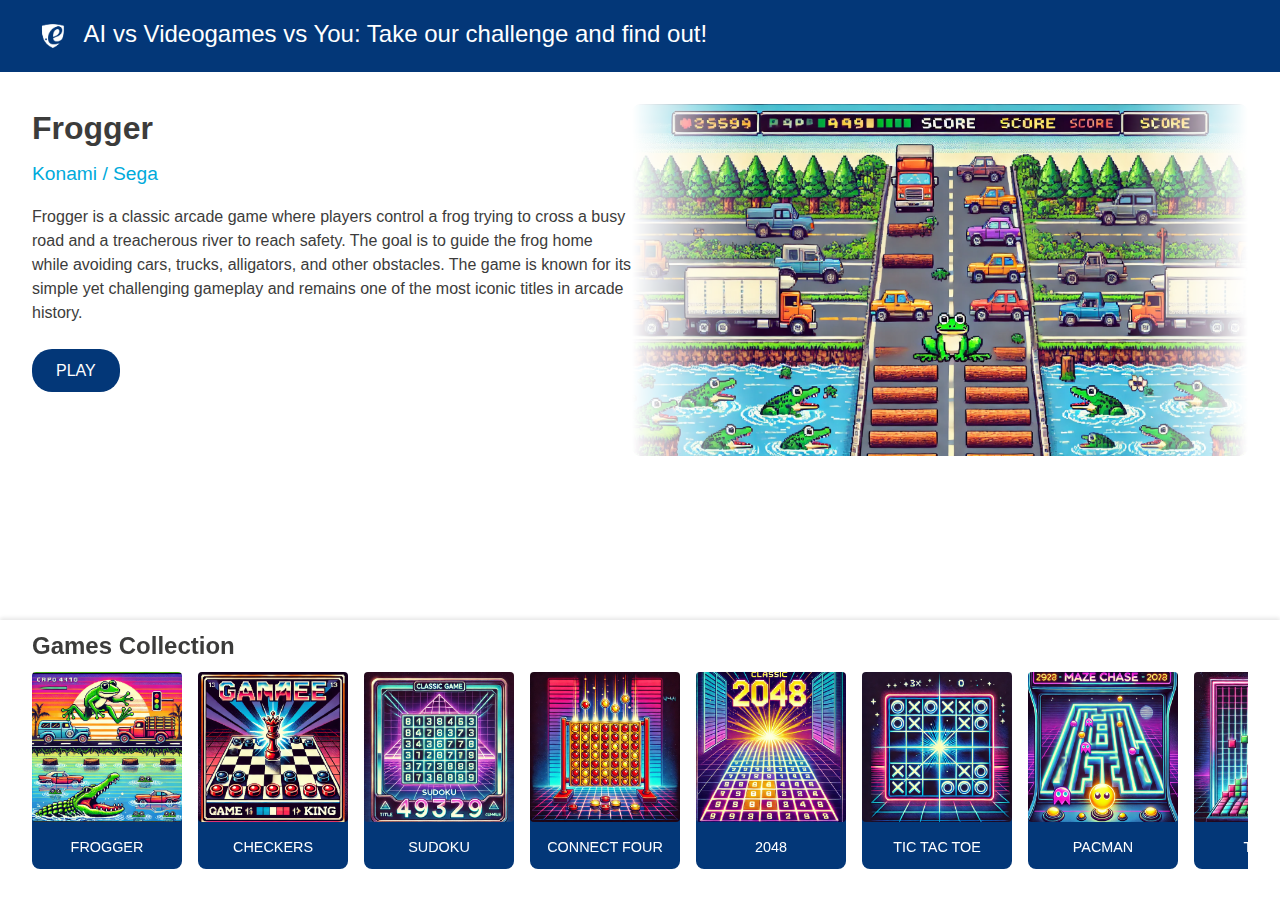
<file: index.html>
<!DOCTYPE html>
<html lang="es">

<head>
  <meta charset="UTF-8" />
  <title>LA-IA ARCADE</title>
  <link rel="stylesheet" href="styles.css" />
</head>

<body>
  <header>
    <div class="logo">
    <img src="./img/logo.png" alt="LA-IA ARCADE Logo" style="height: 40px; vertical-align: middle; margin-right: 10px;" />
    AI vs Videogames vs You: Take our challenge and find out!
  </div>
  </header>
  <main>
    <section class="hero">
      <!-- Contenido original del hero -->
      <div class="hero-content" id="hero-content">
        <div class="hero-text">
          <h1 id="hero-title"></h1>
          <h2 id="hero-subtitle"></h2>
          <p id="hero-description"></p>
          <button class="play-btn">PLAY</button>
        </div>
        <div class="hero-image">
          <img id="hero-image" src="" alt="Imagen del juego" />
        </div>
      </div>

      <!-- Contenedor para el juego, oculto por defecto -->
      <!-- <div class="game-container" id="game-container" style="display:none;">
        <span class="close-game">&times;</span>
        <iframe id="game-frame" frameborder="0"></iframe>
      </div> -->
    </section>
    <section class="carousel-section">
      <h3>Games Collection</h3>
      <div class="carousel-container">
        <!-- Card 1: Frogger -->
        <div class="game-card" data-title="Frogger" data-subtitle="Konami / Sega"
          data-description="Frogger is a classic arcade game where players control a frog trying to cross a busy road and a treacherous river to reach safety. The goal is to guide the frog home while avoiding cars, trucks, alligators, and other obstacles. The game is known for its simple yet challenging gameplay and remains one of the most iconic titles in arcade history."
          data-image="./img/bg/frogger.webp" data-file="./games/froggy.html">
          <img src="./img/cover/frogger.webp" alt="Frogger" />
          <p>Frogger</p>
        </div>

        <!-- Card 2: Checkers -->
        <div class="game-card" data-title="Checkers" data-subtitle="Arthur Samuel's Checkers Program for IBM 701"
          data-description="Checkers is a turn-based strategy board game played on an 8×8 (or larger) grid where two players compete to capture or block all of the opponent's pieces. Players move diagonally, and pieces can jump over opponents to capture them. Once a piece reaches the farthest row, it is kinged and gains additional movement abilities. The game is simple to learn but requires strategic thinking to master."
          data-image="./img/bg/checkers.png" data-file="./games/checkers.html">
          <img src="./img/cover/checkers.webp" alt="Checkers" />
          <p>Checkers</p>
        </div>

        <!-- Card 3: Sudoku -->
        <div class="game-card" data-title="Sudoku" data-subtitle="Microsoft DOS"
          data-description="Sudoku is a logic-based number puzzle where players fill a 9×9 grid so that each row, column, and 3×3 subgrid contains the digits 1 to 9 without repetition. Originally called Number Place, it was later popularized in Japan as Sudoku. The game became globally famous in the early 2000s and is now available in newspapers, apps, and video games."
          data-image="./img/bg/sudoku.png" data-file="./games/sudoku.html">
          <img src="./img/cover/sudoku.webp" alt="Sudoku" />
          <p>Sudoku</p>
        </div>

        <!-- Card 4: Connect Four -->
        <div class="game-card" data-title="Connect Four" data-subtitle="Hasbro / Milton Bradley"
          data-description="Connect Four is a two-player connection board game in which players take turns dropping colored discs into a vertical grid. The objective is to connect four of one's own discs in a row while preventing the opponent from doing so."
          data-image="./img/bg/connect-four.png" data-file="./games/connect-four.html">
          <img src="./img/cover/connect-four.webp" alt="Connect Four" />
          <p>Connect Four</p>
        </div>

        <!-- Card 5: 2048 -->
        <div class="game-card" data-title="2048" data-subtitle="Gabriele Cirulli"
          data-description="2048 is a single-player sliding block puzzle game where the objective is to combine numbered tiles to create a tile with the number 2048. It has gained massive popularity for its simplicity and addictive gameplay."
          data-image="./img/bg/2048.png" data-file="./games/2048.html">
          <img src="./img/cover/2048.webp" alt="2048" />
          <p>2048</p>
        </div>

        <!-- Card 6: Tic Tac Toe -->
        <div class="game-card" data-title="Tic Tac Toe" data-subtitle="Classic Game"
          data-description="Tic Tac Toe is a simple, turn-based strategy game where players mark spaces in a 3×3 grid to try to form a horizontal, vertical, or diagonal line of three of their own marks."
          data-image="./img/bg/tic-tac-toe.png" data-file="./games/tic-tac-toe.html">
          <img src="./img/cover/tic-tac-toe.webp" alt="Tic Tac Toe" />
          <p>Tic Tac Toe</p>
        </div>

        <!-- Card 7: Pacman -->
        <div class="game-card" data-title="Pacman" data-subtitle="Namco / Midway"
          data-description="Pacman is an iconic arcade game in which players navigate a yellow circle through a maze, eating pellets while avoiding colorful ghosts. It is one of the most influential games in history."
          data-image="./img/bg/pacman.png" data-file="./games/pacman.html">
          <img src="./img/cover/pacman.webp" alt="Pacman" />
          <p>Pacman</p>
        </div>

        <!-- Card 8: Tetris -->
        <div class="game-card" data-title="Tetris" data-subtitle="Alexey Pajitnov"
          data-description="Tetris is a tile-matching puzzle video game that challenges players to complete horizontal lines by strategically stacking falling tetrominoes. It is one of the best-selling games of all time."
          data-image="./img/bg/tetris.png" data-file="./games/tetris.html">
          <img src="./img/cover/tetris.webp" alt="Tetris" />
          <p>Tetris</p>
        </div>

        <!-- Card 9: Space Invaders -->
        <div class="game-card" data-title="Space Invaders" data-subtitle="Taito"
          data-description="Space Invaders is a classic arcade shooting game in which players control a laser cannon to defeat waves of descending aliens. It set the template for the shoot 'em up genre."
          data-image="./img/bg/space-invaders.webp" data-file="./games/space-invaders.html">
          <img src="./img/cover/space-invaders.webp" alt="Space Invaders" />
          <p>Space Invaders</p>
        </div>

        <!-- Card 10: Snake -->
        <div class="game-card" data-title="Snake" data-subtitle="Classic Mobile Game"
          data-description="Snake is a simple yet addictive video game where the player maneuvers a growing line that becomes a primary obstacle to itself. The objective is to consume objects to grow longer without colliding with walls or itself."
          data-image="./img/bg/snake.png" data-file="./games/snake.html">
          <img src="./img/cover/snake.webp" alt="Snake" />
          <p>Snake</p>
        </div>

        <!-- Card 11: Hanged Man -->
        <div class="game-card" data-title="Hanged Man" data-subtitle="Classic Game"
          data-description="Hanged Man is a guessing game in which players try to determine a word or phrase by guessing letters, with each incorrect guess bringing the hangman closer to completion. It challenges both vocabulary and logic."
          data-image="./img/bg/hanged-man.png" data-file="./games/hanged-man.html">
          <img src="./img/cover/hanger-man.webp" alt="Hanged Man" />
          <p>Hanged Man</p>
        </div>

        <!-- Card 12: Minesweeper -->
        <div class="game-card" data-title="Minesweeper" data-subtitle="Microsoft Classic"
          data-description="Minesweeper is a logic-based puzzle game in which players uncover squares on a grid while avoiding hidden mines. The numbers revealed on the grid indicate the number of neighboring mines."
          data-image="./img/bg/minesweeper.png" data-file="./games/minesweeper.html">
          <img src="./img/cover/minesweeper.webp" alt="Minesweeper" />
          <p>Minesweeper</p>
        </div>
      </div>
    </section>
  </main>
  <script src="script.js"></script>
</body>

</html>
</file>
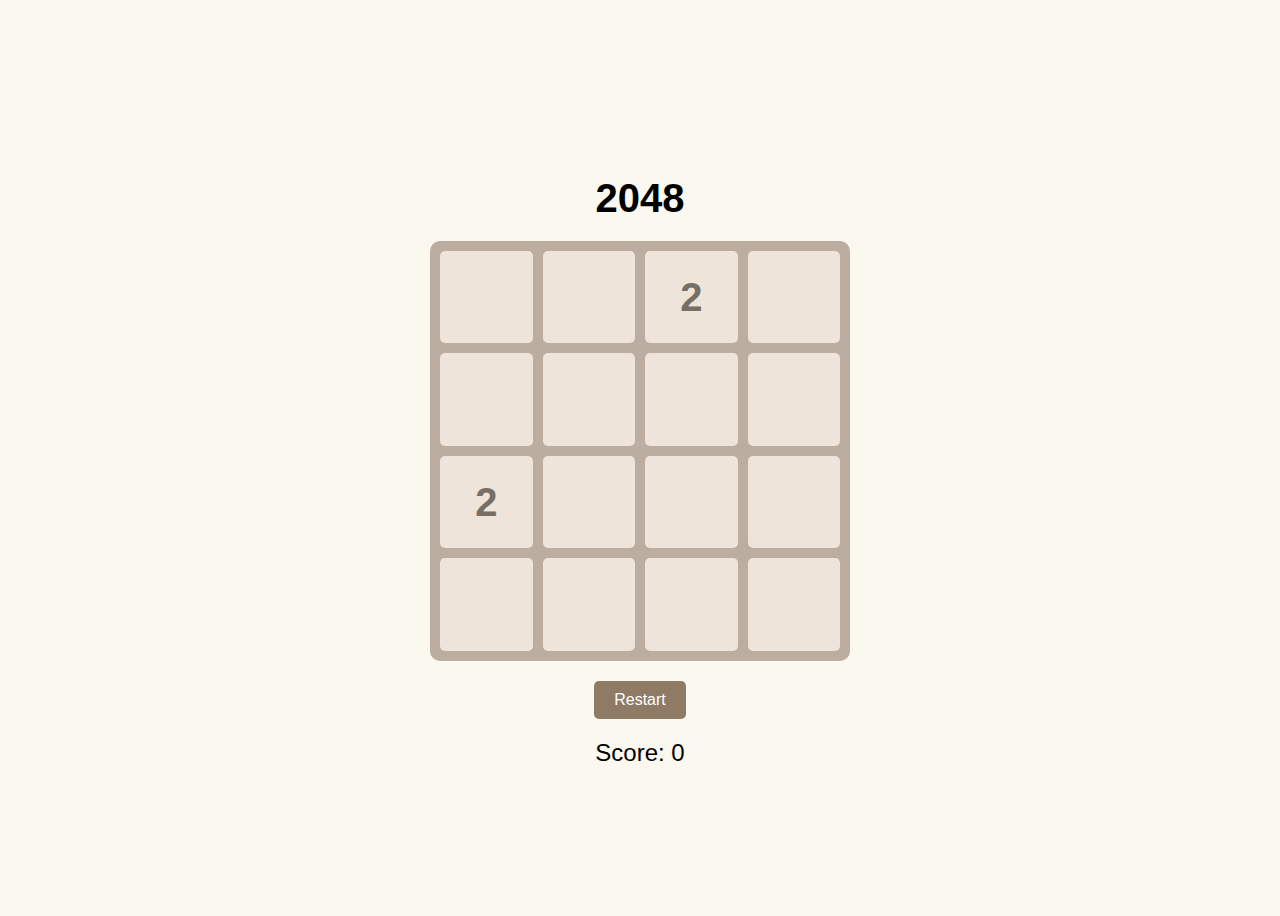
<file: games/2048.html>
<!DOCTYPE html>
<html lang="en">
<head>
    <meta charset="UTF-8">
    <meta name="viewport" content="width=device-width, initial-scale=1.0">
    <title>2048 Game</title>
    <style>body {
    font-family: Arial, sans-serif;
    display: flex;
    justify-content: center;
    align-items: center;
    height: 100vh;
    background-color: #faf8ef;
}

.game-container {
    text-align: center;
    width: 450px; /* Adjusted width for better alignment */
}

h1 {
    font-size: 2.5em;
    margin-bottom: 20px;
}

.grid-container {
    display: inline-block;
    position: relative;
}

.grid {
    width: 400px;
    height: 400px;
    background-color: #bbada0;
    border-radius: 10px;
    display: grid;
    grid-template-columns: repeat(4, 1fr);
    grid-gap: 10px; /* Increased gap for better spacing */
    padding: 10px; /* Added padding for better appearance */
}

.tile {
    width: 100%;
    height: 100%;
    min-width: 90px; /* Set a minimum width */
    min-height: 90px; /* Set a minimum height */
    background-color: #eee4da;
    border-radius: 5px;
    display: flex;
    justify-content: center;
    align-items: center;
    font-size: 2.5em; /* Increased font size for better readability */
    color: #776e65;
    transition: background-color 0.3s ease, transform 0.1s ease; /* Added transition for smooth effects */
}

.tile[data-value] {
    font-weight: bold; /* Make the text bold */
}

.tile[data-value="2"] { background-color: #eee4da; }
.tile[data-value="4"] { background-color: #ede0c8; }
.tile[data-value="8"] { background-color: #f2b179; }
.tile[data-value="16"] { background-color: #f59563; }
.tile[data-value="32"] { background-color: #f67c5f; }
.tile[data-value="64"] { background-color: #f67c5f; }
.tile[data-value="128"] { background-color: #f9f86e; }
.tile[data-value="256"] { background-color: #f9f86e; }
.tile[data-value="512"] { background-color: #edcf72; }
.tile[data-value="1024"] { background-color: #edcc61; }
.tile[data-value="2048"] { background-color: #edc53f; }

.score {
    margin-top: 20px;
    font-size: 1.5em;
}

button {
    margin-top: 20px;
    padding: 10px 20px;
    font-size: 1em;
    border: none;
    border-radius: 5px;
    background-color: #8f7a66;
    color: white;
    cursor: pointer;
    transition: background-color 0.3s ease;
}

button:hover {
    background-color: #b3a99c; /* Change color on hover */
}
</style>
</head>
<body>
    <div class="game-container">
        <h1>2048</h1>
        <div class="grid-container">
            <div class="grid">
                <div class="tile" id="0"></div>
                <div class="tile" id="1"></div>
                <div class="tile" id="2"></div>
                <div class="tile" id="3"></div>
                <div class="tile" id="4"></div>
                <div class="tile" id="5"></div>
                <div class="tile" id="6"></div>
                <div class="tile" id="7"></div>
                <div class="tile" id="8"></div>
                <div class="tile" id="9"></div>
                <div class="tile" id="10"></div>
                <div class="tile" id="11"></div>
                <div class="tile" id="12"></div>
                <div class="tile" id="13"></div>
                <div class="tile" id="14"></div>
                <div class="tile" id="15"></div>
            </div>
        </div>
        <button id="restart">Restart</button>
        <div class="score">Score: <span id="score">0</span></div>
    </div>
    <script>const grid = document.querySelector('.grid');
const scoreDisplay = document.getElementById('score');
const restartButton = document.getElementById('restart');

let score = 0;
let tiles = Array(16).fill(0);

function initializeGame() {
    score = 0;
    tiles.fill(0);
    addRandomTile();
    addRandomTile();
    updateGrid();
}

function addRandomTile() {
    const emptyIndices = tiles.map((tile, index) => tile === 0 ? index : null).filter(index => index !== null);
    if (emptyIndices.length > 0) {
        const randomIndex = emptyIndices[Math.floor(Math.random() * emptyIndices.length)];
        tiles[randomIndex] = Math.random() < 0.9 ? 2 : 4;
    }
}

function updateGrid() {
    tiles.forEach((tile, index) => {
        const tileElement = document.getElementById(index);
        tileElement.innerText = tile > 0 ? tile : '';
        tileElement.setAttribute('data-value', tile);
    });
    scoreDisplay.innerText = score;
}

function move(direction) {
    let moved = false;
    let newTiles = [...tiles];

    if (direction === 'left') {
        for (let row = 0; row < 4; row++) {
            const rowTiles = newTiles.slice(row * 4, row * 4 + 4).filter(tile => tile !== 0);
            const mergedRow = mergeTiles(rowTiles);
            for (let i = 0; i < 4; i++) {
                newTiles[row * 4 + i] = mergedRow[i] || 0;
            }
        }
    } else if (direction === 'right') {
        for (let row = 0; row < 4; row++) {
            const rowTiles = newTiles.slice(row * 4, row * 4 + 4).filter(tile => tile !== 0).reverse();
            const mergedRow = mergeTiles(rowTiles).reverse();
            for (let i = 0; i < 4; i++) {
                newTiles[row * 4 + i] = mergedRow[i] || 0;
            }
        }
    } else if (direction === 'up') {
        for (let col = 0; col < 4; col++) {
            const colTiles = newTiles.filter((_, index) => index % 4 === col).filter(tile => tile !== 0);
            const mergedCol = mergeTiles(colTiles);
            for (let i = 0; i < 4; i++) {
                newTiles[i * 4 + col] = mergedCol[i] || 0;
            }
        }
    } else if (direction === 'down') {
        for (let col = 0; col < 4; col++) {
            const colTiles = newTiles.filter((_, index) => index % 4 === col).filter(tile => tile !== 0).reverse();
            const mergedCol = mergeTiles(colTiles).reverse();
            for (let i = 0; i < 4; i++) {
                newTiles[i * 4 + col] = mergedCol[i] || 0;
            }
        }
    }

    if (JSON.stringify(newTiles) !== JSON.stringify(tiles)) {
        tiles = newTiles;
        addRandomTile();
        updateGrid();
    }
}

function mergeTiles(tiles) {
    const merged = [];
    let skip = false;

    for (let i = 0; i < tiles.length; i++) {
        if (skip) {
            skip = false;
            continue;
        }
        if (tiles[i] === tiles[i + 1]) {
            merged.push(tiles[i] * 2);
            score += tiles[i] * 2;
            skip = true;
        } else {
            merged.push(tiles[i]);
        }
    }
    return merged.concat(Array(4 - merged.length).fill(0));
}

document.addEventListener('keydown', (event) => {
    switch (event.key) {
        case 'ArrowLeft':
            move('left');
            break;
        case 'ArrowRight':
            move('right');
            break;
        case 'ArrowUp':
            move('up');
            break;
        case 'ArrowDown':
            move('down');
            break;
    }
});

restartButton.addEventListener('click', initializeGame);

initializeGame();</script>
</body>
</html>
</file>
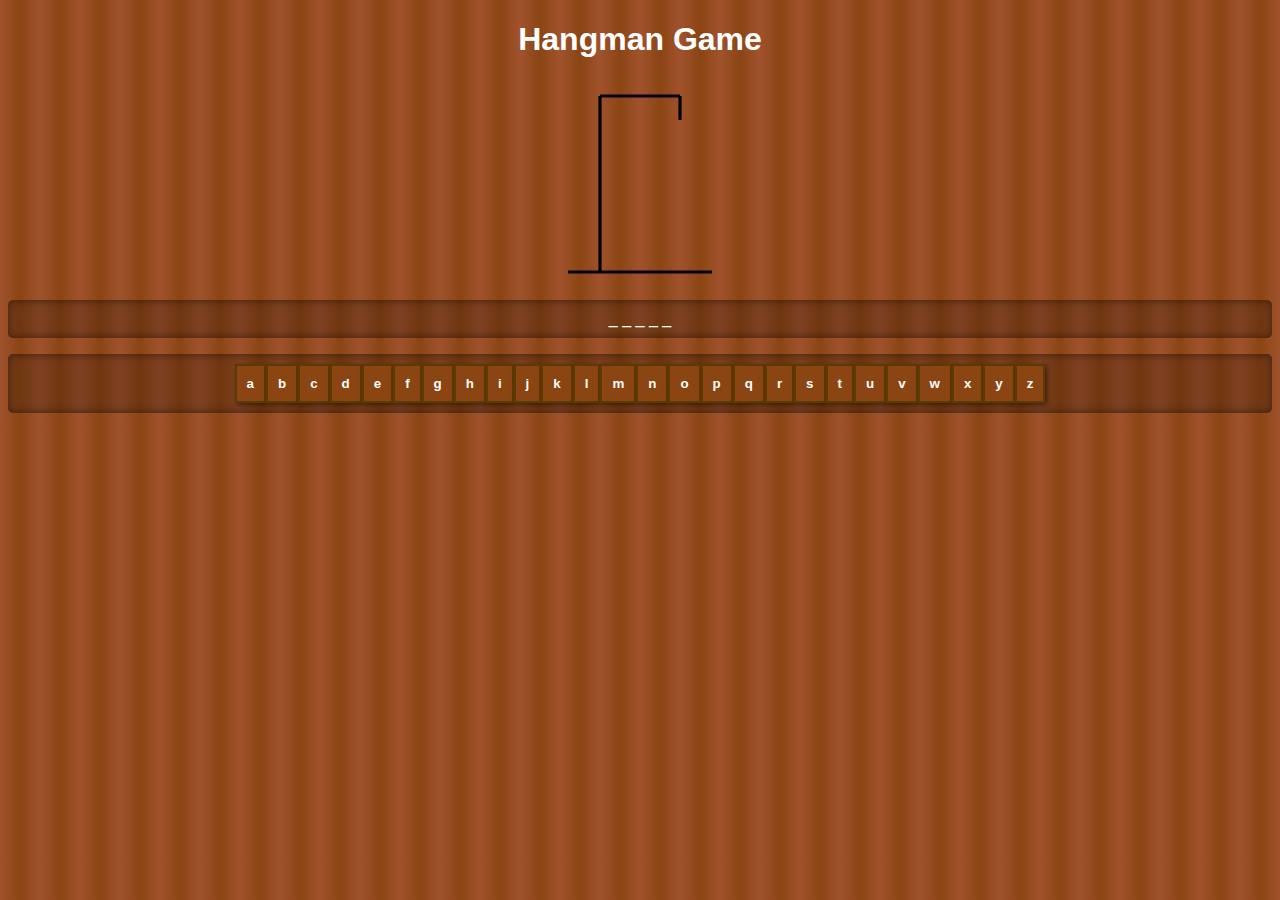
<file: games/hanged-man.html>
<!DOCTYPE html>
<html lang="en">
<head>
    <meta charset="UTF-8">
    <meta name="viewport" content="width=device-width, initial-scale=1.0">
    <title>Hangman Game</title>
    <style>
        body {
    font-family: Arial, sans-serif;
    text-align: center;
    background: linear-gradient(90deg, #8B4513, #A0522D);
    background-image: repeating-linear-gradient(
        90deg,
        #A0522D 0px,
        #8B4513 20px,
        #A0522D 40px
    );
    background-size: 100% 100%;
    color: #fff; /* Hace que el texto sea más legible */
}
        .word, .keyboard {
    background: rgba(0, 0, 0, 0.2);
    padding: 10px;
    border-radius: 5px;
    box-shadow: inset 0 0 10px rgba(0, 0, 0, 0.5);
}
        .keyboard button {
    background: #8B4513;
    border: 2px solid #5D3A00;
    color: white;
    font-weight: bold;
    padding: 10px;
    cursor: pointer;
    box-shadow: 2px 2px 5px rgba(0, 0, 0, 0.5);
}
      .keyboard button:hover {
    background: #A0522D;
}
        .hangman { height: 200px; }
    </style>
</head>
<body>
    <h1>Hangman Game</h1>
    <svg class="hangman" viewBox="0 0 200 250">
        <line x1="10" y1="240" x2="190" y2="240" stroke="black" stroke-width="4"/>
        <line x1="50" y1="240" x2="50" y2="20" stroke="black" stroke-width="4"/>
        <line x1="50" y1="20" x2="150" y2="20" stroke="black" stroke-width="4"/>
        <line x1="150" y1="20" x2="150" y2="50" stroke="black" stroke-width="4"/>
        <circle id="head" cx="150" cy="70" r="20" stroke="black" stroke-width="4" fill="none" style="display: none;"/>
        <line id="body" x1="150" y1="90" x2="150" y2="150" stroke="black" stroke-width="4" style="display: none;"/>
        <line id="leftArm" x1="150" y1="110" x2="120" y2="130" stroke="black" stroke-width="4" style="display: none;"/>
        <line id="rightArm" x1="150" y1="110" x2="180" y2="130" stroke="black" stroke-width="4" style="display: none;"/>
        <line id="leftLeg" x1="150" y1="150" x2="120" y2="180" stroke="black" stroke-width="4" style="display: none;"/>
        <line id="rightLeg" x1="150" y1="150" x2="180" y2="180" stroke="black" stroke-width="4" style="display: none;"/>
    </svg>
    <p class="word" id="wordDisplay"></p>
    <div class="keyboard" id="keyboard"></div>
    <p id="message"></p>
    <script>
        const words = ["apple","table","car","book","computer","dog","cat","house","tree","river","mountain","city","airplane","bicycle","flower","chair","door","window","phone","television","lamp","road","bridge","beach","ocean","lake","forest","desert","island","castle","tower","stadium","school","university","hospital","restaurant","hotel","office","factory","farm","garden","park","museum","theater","church","temple","market","store","supermarket","bakery","bank","library","station","airport","harbor","ship","train","bus","truck","motorcycle","camera","clock","watch","mirror","picture","painting","sculpture","hat","shirt","pants","dress","shoes","gloves","jacket","suitcase","backpack","umbrella","key","wallet","coin","money","check","credit card","passport","ticket","map","newspaper","magazine","letter","envelope","pen","pencil","notebook","ruler","eraser","stapler","paperclip","scissors","brush","comb","soap","shampoo","towel","toothbrush","toothpaste","perfume","razor","pillow","blanket","mattress","bed","sofa","armchair","shelf","drawer","wardrobe","carpet","curtain","fence","ladder","hammer","screwdriver","wrench","drill","saw","nail","bolt","rope","chain","basket","bottle","glass","cup","plate","fork","knife","spoon","pot","pan","stove","microwave","refrigerator","dishwasher","sink","broom","mop","vacuum","detergent","fire","smoke","ash","wind","rain","snow","thunder","lightning","sun","moon","star","planet","galaxy","universe","atom","molecule","cell","tissue","organ","bone","muscle","blood","heart","brain","lung","liver","stomach","skin","eye","ear","nose","mouth","tongue","tooth","hair","voice","shadow","reflection","dream","thought","memory","idea","emotion","love","hate","joy","sadness","anger","fear","surprise","hope","doubt","belief","faith","knowledge","wisdom","truth","lie","story","song","music","dance","game","sport","race","competition","victory","defeat","goal","team","player","coach","referee","fan","artist","writer","poet","singer","musician","dancer","actor","director","chef","doctor","nurse","teacher","student","scientist","engineer","architect","lawyer","judge","police","firefighter","soldier","politician","president","king","queen","prince","princess","farmer","fisherman","hunter","driver","mechanic","pilot","astronaut","sailor","carpenter","plumber","electrician","designer","photographer","journalist","banker","trader","businessman","worker","employee","boss","leader","friend","enemy","stranger","neighbor","guest","host","parent","child","mother","father","son","daughter","brother","sister","uncle","aunt","cousin","grandfather","grandmother","baby","boy","girl","woman","man","human","animal","insect","fish","bird","reptile","mammal","lion","tiger","bear","wolf","elephant","giraffe","monkey","snake","crocodile","turtle","dolphin","shark","whale","eagle","owl","butterfly","bee","ant","spider","crab","lobster","horse","cow","pig","sheep","goat","chicken","duck","rabbit","fox","frog","lizard","zebra","kangaroo","camel","deer","squirrel","mouse","rat","bat","octopus","jellyfish","coral","mushroom","tree","bush","grass","flower","rose","tulip","daisy","sunflower","cactus","bamboo","ivy","leaf","root","seed","fruit","vegetable","apple","banana","orange","grape","cherry","strawberry","watermelon","pineapple","mango","peach","pear","lemon","lime","coconut","tomato","potato","carrot","onion","garlic","lettuce","spinach","broccoli","pepper","cucumber","eggplant","corn","rice","wheat","bread","cheese","milk","butter","yogurt","egg","meat","chicken","beef","pork","fish","shrimp","crab","lobster","honey","sugar","salt","pepper","vinegar","oil","sauce","soup","salad","sandwich","pizza","pasta","cake","cookie","chocolate","candy","ice cream","coffee","tea","juice","soda","wine","beer","whiskey","vodka","rum","champagne","oxygen","hydrogen","carbon","nitrogen","iron","gold","silver","copper","aluminum","plastic","wood","paper","stone","brick","glass","clay","leather","fabric","cotton","wool","silk","rubber","electricity","magnet","machine","robot","engine","battery","circuit","signal","network","internet","website","software","hardware","algorithm","data","code","program","database","file","folder","document","email","message","call","video","camera","microphone","speaker","screen","keyboard","mouse","printer","scanner","remote","button","switch","lever","dial","knob","handle","gear","wheel","axle","spring","valve","pipe","chimney","fence","bridge","tower","tunnel","dam","wall","roof","window","door","floor","ceiling","balcony","staircase","elevator","escalator","street","sidewalk","highway","crosswalk","traffic light","sign","billboard","advertisement","currency","economy","trade","market","industry","business","company","organization","government","law","rule","regulation","tax","budget","election","vote","parliament","congress","court","trial","prison","war","peace","treaty","revolution","culture","tradition","festival","holiday","religion","church","temple","mosque","prayer","god","deity","angel","demon","ghost","soul","spirit","fate","destiny","luck","fortune","chance","adventure","journey","travel","vacation","hotel","ticket","passport","luggage","souvenir","memory","experience","story","history","legend","myth","fairy tale","fable","novel","poetry","play","comedy","tragedy","joke","riddle","puzzle","mystery","crime","detective","spy","hero","villain","monster","dragon","vampire","zombie","alien","robot","wizard","witch","fairy","mermaid","knight","samurai","gladiator","pirate","cowboy","astronaut","explorer","scientist","inventor","artist","musician","athlete","warrior","scholar","philosopher","teacher","student","friend","lover","family","society","humanity","nature","universe"];
        let selectedWord = words[Math.floor(Math.random() * words.length)];
        let guessedLetters = [];
        let incorrectGuesses = 0;
        const maxGuesses = 6;
        const elements = ["head", "body", "leftArm", "rightArm", "leftLeg", "rightLeg"];

        function displayWord() {
            document.getElementById("wordDisplay").textContent = selectedWord
                .split('')
                .map(letter => guessedLetters.includes(letter) ? letter : '_')
                .join(' ');
        }

        function handleGuess(letter) {
            if (guessedLetters.includes(letter)) return;
            guessedLetters.push(letter);
            
            if (!selectedWord.includes(letter)) {
                document.getElementById(elements[incorrectGuesses]).style.display = "block";
                incorrectGuesses++;
            }
            
            displayWord();
            checkGameOver();
        }

        function checkGameOver() {
            if (!document.getElementById("wordDisplay").textContent.includes('_')) {
                document.getElementById("message").textContent = "You Win!";
                setTimeout(resetGame, 2000);
            } else if (incorrectGuesses === maxGuesses) {
                document.getElementById("message").textContent = "You Lose! The word was " + selectedWord;
                setTimeout(resetGame, 2000);
            }
        }

        function resetGame() {
            selectedWord = words[Math.floor(Math.random() * words.length)];
            guessedLetters = [];
            incorrectGuesses = 0;
            elements.forEach(id => document.getElementById(id).style.display = "none");
            document.getElementById("message").textContent = "";
            displayWord();
        }

        function createKeyboard() {
            const keyboardDiv = document.getElementById("keyboard");
            "abcdefghijklmnopqrstuvwxyz".split('').forEach(letter => {
                let button = document.createElement("button");
                button.textContent = letter;
                button.onclick = () => handleGuess(letter);
                keyboardDiv.appendChild(button);
            });
        }

        displayWord();
        createKeyboard();
    </script>
</body>
</html>
</file>
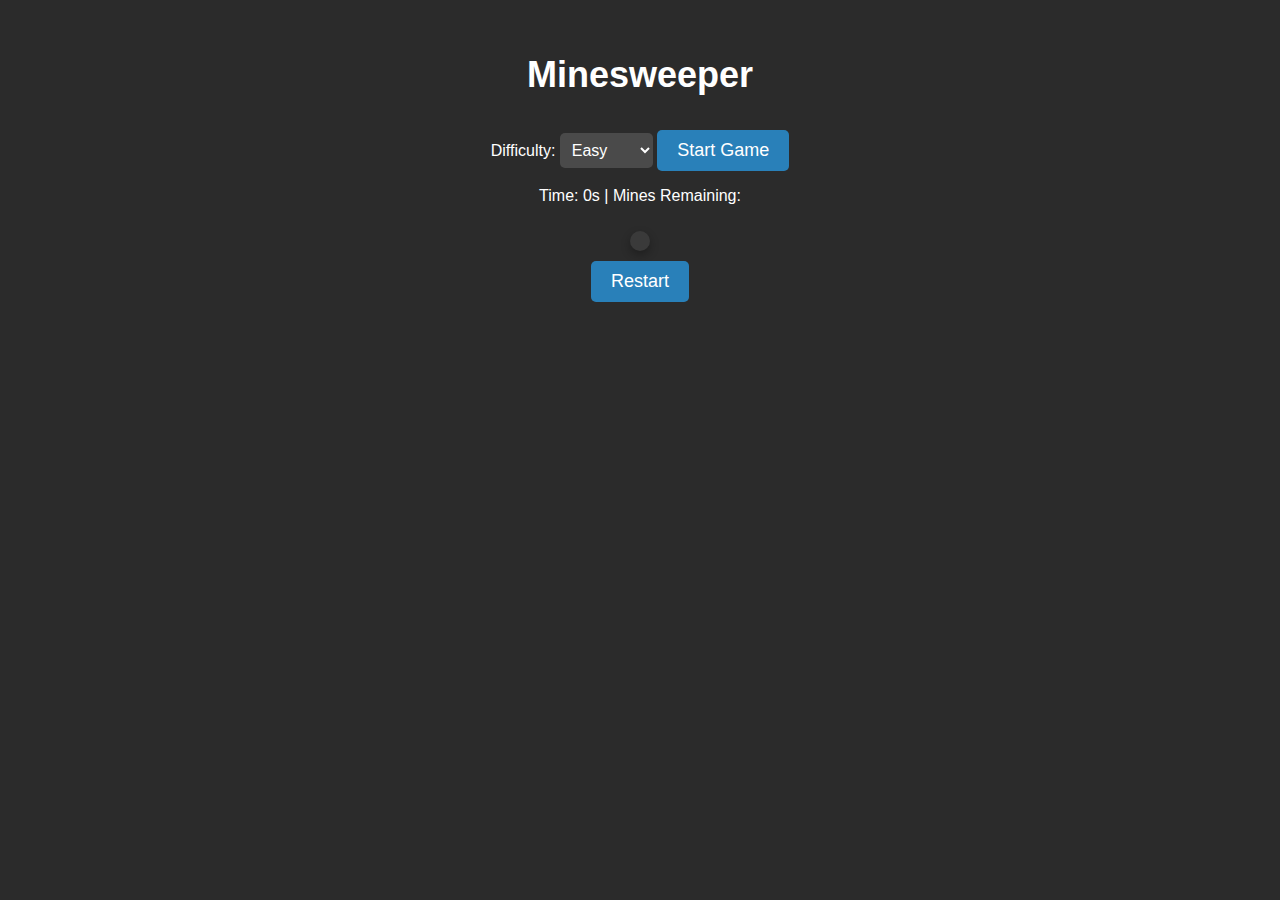
<file: games/minesweeper.html>
<!DOCTYPE html>
<html lang="en">
<head>
    <meta charset="UTF-8">
    <meta name="viewport" content="width=device-width, initial-scale=1.0">
    <title>Minesweeper</title>
    <style>
        body {
            font-family: 'Arial', sans-serif;
            text-align: center;
            background-color: #2b2b2b;
            color: #ffffff;
            margin: 0;
            padding: 0;
        }
        .game-container {
            display: flex;
            flex-direction: column;
            align-items: center;
            margin-top: 20px;
            padding: 10px;
        }
        .board {
            display: grid;
            gap: 2px;
            margin-top: 10px;
            background-color: #3a3a3a;
            padding: 10px;
            border-radius: 10px;
            box-shadow: 0px 4px 10px rgba(0, 0, 0, 0.3);
            width: max-content;
        }
        .cell {
            width: 30px;
            height: 30px;
            background-color: #4a4a4a;
            display: flex;
            align-items: center;
            justify-content: center;
            font-size: 18px;
            cursor: pointer;
            border: 1px solid #666;
            transition: background-color 0.2s ease;
        }
        .cell:hover {
            background-color: #666;
        }
        .cell.revealed {
            background-color: #8e8e8e;
            color: black;
            font-weight: bold;
        }
        .cell.mine {
            background-color: #e74c3c;
            color: white;
        }
        .cell.flagged {
            background-color: #f1c40f;
            color: black;
        }
        .message {
            display: none;
            font-size: 24px;
            font-weight: bold;
            background: rgba(0, 0, 0, 0.8);
            color: white;
            padding: 20px;
            border-radius: 10px;
            position: absolute;
            top: 50%;
            left: 50%;
            transform: translate(-50%, -50%);
        }
        h1 {
            font-size: 36px;
            font-weight: bold;
        }
        button {
            background-color: #2980b9;
            border: none;
            padding: 10px 20px;
            font-size: 18px;
            color: white;
            border-radius: 5px;
            cursor: pointer;
            margin-top: 10px;
            transition: background 0.3s ease;
        }
        button:hover {
            background-color: #1f6690;
        }
        select {
            padding: 8px;
            font-size: 16px;
            border-radius: 5px;
            border: none;
            background-color: #4a4a4a;
            color: white;
        }
        @media (max-width: 768px) {
            .board {
                display: grid;
                grid-template-columns: repeat(auto-fill, minmax(30px, 1fr));
                gap: 2px;
            }
            .cell {
                width: 30px;
                height: 30px;
                font-size: 16px;
            }
        }
    </style>
</head>
<body>
    <div class="game-container">
        <h1>Minesweeper</h1>
        <div>
            <label for="difficulty">Difficulty:</label>
            <select id="difficulty">
                <option value="easy">Easy</option>
                <option value="medium">Medium</option>
                <option value="hard">Hard</option>
            </select>
            <button onclick="startGame()">Start Game</button>
        </div>
        <div>
            <p>Time: <span id="timer">0</span>s | Mines Remaining: <span id="mine-count"></span></p>
        </div>
        <div id="board" class="board"></div>
        <button onclick="startGame()">Restart</button>
        <div id="message" class="message"></div>
    </div>
    <script>
        let board = [];
        let rows, cols, mineCount, totalMines;
        let timer = 0, timerInterval;
        let revealedCount = 0;

        const difficulties = {
            easy: { rows: 8, cols: 8, mines: 10 },
            medium: { rows: 16, cols: 16, mines: 40 },
            hard: { rows: 16, cols: 30, mines: 99 }
        };

        function startTimer() {
            timerInterval = setInterval(() => {
                timer++;
                document.getElementById("timer").textContent = timer;
            }, 1000);
        }

        function startGame() {
            clearInterval(timerInterval);
            timer = 0;
            revealedCount = 0;
            document.getElementById("timer").textContent = timer;
            document.getElementById("message").style.display = "none";
            document.getElementById("board").style.pointerEvents = "auto";
            
            let difficulty = document.getElementById("difficulty").value;
            rows = difficulties[difficulty].rows;
            cols = difficulties[difficulty].cols;
            mineCount = difficulties[difficulty].mines;
            totalMines = difficulties[difficulty].mines;
            
            document.getElementById("mine-count").textContent = mineCount;
            document.getElementById("board").style.gridTemplateColumns = `repeat(${cols}, 30px)`;
            
            generateBoard();
            startTimer();
        }

        function generateBoard() {
            board = Array.from({ length: rows }, () => Array(cols).fill(0));
            let minePositions = new Set();
            while (minePositions.size < mineCount) {
                let pos = Math.floor(Math.random() * rows * cols);
                minePositions.add(pos);
            }
            
            minePositions.forEach(pos => {
                let r = Math.floor(pos / cols);
                let c = pos % cols;
                board[r][c] = "M";
            });
            
            for (let r = 0; r < rows; r++) {
                for (let c = 0; c < cols; c++) {
                    if (board[r][c] !== "M") {
                        board[r][c] = countAdjacentMines(r, c);
                    }
                }
            }
            renderBoard();
        }

        function countAdjacentMines(r, c) {
            let count = 0;
            for (let dr = -1; dr <= 1; dr++) {
                for (let dc = -1; dc <= 1; dc++) {
                    let nr = r + dr, nc = c + dc;
                    if (nr >= 0 && nr < rows && nc >= 0 && nc < cols && board[nr][nc] === "M") {
                        count++;
                    }
                }
            }
            return count;
        }

        function renderBoard() {
            let boardElement = document.getElementById("board");
            boardElement.innerHTML = "";
            
            board.forEach((row, r) => {
                row.forEach((cell, c) => {
                    let cellElement = document.createElement("div");
                    cellElement.classList.add("cell");
                    cellElement.dataset.row = r;
                    cellElement.dataset.col = c;
                    
                    cellElement.addEventListener("click", () => revealCell(r, c));
                    cellElement.addEventListener("contextmenu", (e) => {
                        e.preventDefault();
                        toggleFlag(cellElement);
                    });

                    cellElement.addEventListener("dblclick", () => {
                        if (cellElement.classList.contains("revealed")) {
                            revealSurroundingCells(r, c);
                        }
                    });

                    
                    boardElement.appendChild(cellElement);
                });
            });
        }

      function revealSurroundingCells(r, c) {
            let cellElement = document.querySelector(`[data-row='${r}'][data-col='${c}']`);
            let adjacentFlags = 0;
            let adjacentCells = [];
        
            for (let dr = -1; dr <= 1; dr++) {
                for (let dc = -1; dc <= 1; dc++) {
                    let nr = r + dr, nc = c + dc;
                    if (nr >= 0 && nr < rows && nc >= 0 && nc < cols) {
                        let neighborCell = document.querySelector(`[data-row='${nr}'][data-col='${nc}']`);
                        if (neighborCell.classList.contains("flagged")) {
                            adjacentFlags++;
                        } else {
                            adjacentCells.push([nr, nc]);
                        }
                    }
                }
            }
        
            if (adjacentFlags === board[r][c]) {
                adjacentCells.forEach(([nr, nc]) => {
                    revealCell(nr, nc);
                });
            }
        }


        function expandReveal(r, c) {
            let queue = [[r, c]];
            while (queue.length) {
                let [row, col] = queue.shift();
                let cellElement = document.querySelector(`[data-row='${row}'][data-col='${col}']`);
                if (!cellElement.classList.contains("revealed")) {
                    cellElement.classList.add("revealed");
                    cellElement.textContent = board[row][col] || "";
                    revealedCount++;
                    if (board[row][col] === 0) {
                        for (let dr = -1; dr <= 1; dr++) {
                            for (let dc = -1; dc <= 1; dc++) {
                                let nr = row + dr, nc = col + dc;
                                if (nr >= 0 && nr < rows && nc >= 0 && nc < cols) {
                                    queue.push([nr, nc]);
                                }
                            }
                        }
                    }
                }
            }
        }

        function checkWin() {
            if (revealedCount === rows * cols - totalMines) {
                document.getElementById("message").textContent = "You Win!";
                document.getElementById("message").style.display = "block";
                document.getElementById("board").style.pointerEvents = "none";
                clearInterval(timerInterval);
            }
        }

        function toggleFlag(cellElement) {
            if (cellElement.classList.contains("revealed")) return; // No permitir marcar celdas reveladas
        
            if (cellElement.classList.contains("flagged")) {
                cellElement.classList.remove("flagged");
                mineCount++;
            } else {
                cellElement.classList.add("flagged");
                mineCount--;
            }
            document.getElementById("mine-count").textContent = mineCount;
        }


      function revealCell(r, c) {
            let cellElement = document.querySelector(`[data-row='${r}'][data-col='${c}']`);
            if (board[r][c] === "M") {
                cellElement.classList.add("mine");
                document.getElementById("message").textContent = "Game Over!";
                document.getElementById("message").style.display = "block";
                document.getElementById("board").style.pointerEvents = "none";
                clearInterval(timerInterval);
            } else {
                expandReveal(r, c);
                checkWin();
            }
        }
    </script>
</body>
</html>
</file>
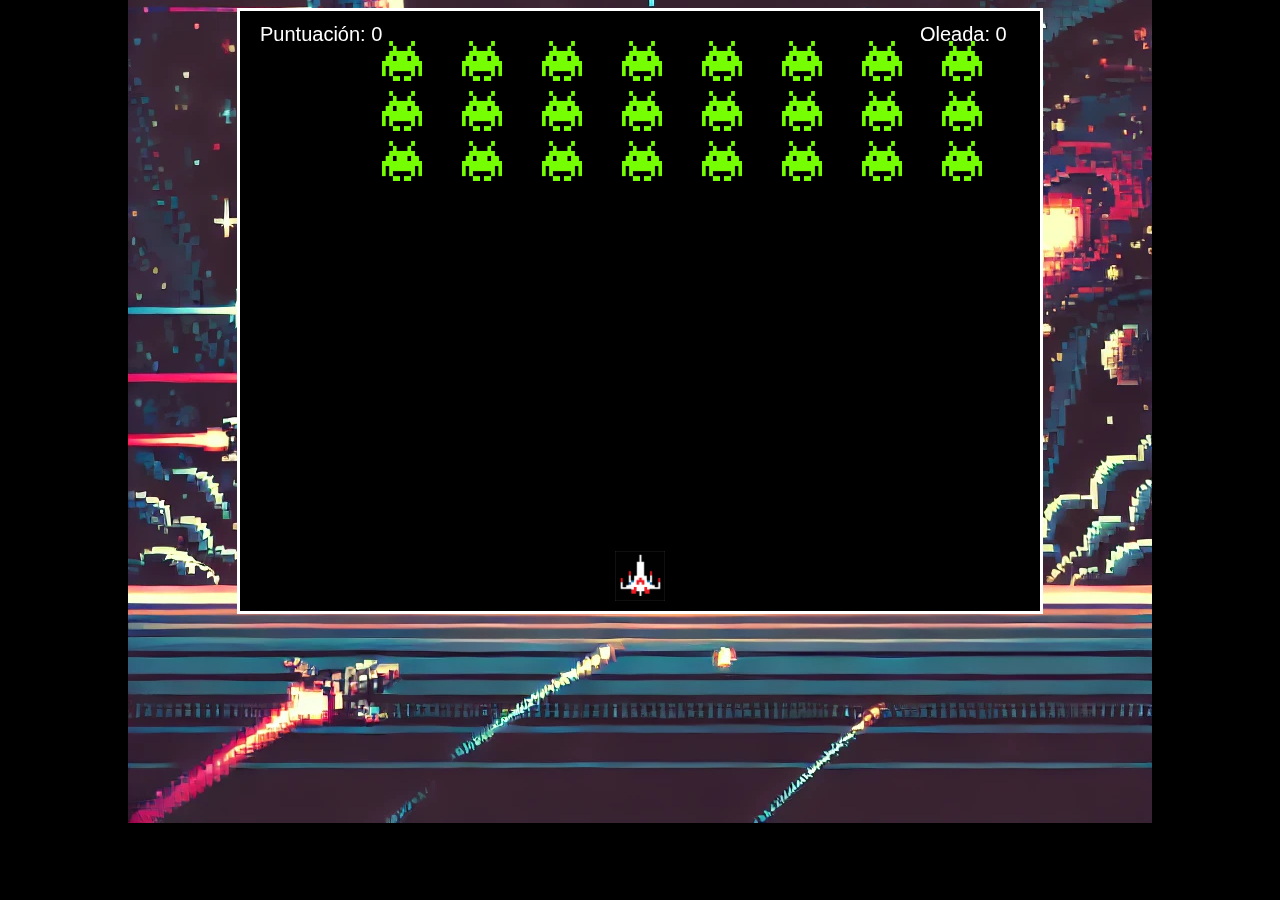
<file: games/space-invaders.html>
<!DOCTYPE html>
<html lang="es">
<head>
    <meta charset="UTF-8">
    <meta name="viewport" content="width=device-width, initial-scale=1.0">
    <title>Space Invaders</title>
    <style>
        body {
		background-image:url([data-uri]);
		background-color: black;
			  background-size: auto;
    background-position: center;
    background-repeat: no-repeat;
	overflow: hidden;
            text-align: center;
            background-color: black;
            color: white;
          overflow-x: hidden;
        }
        canvas {
            background-color: black;
            display: block;
            margin: auto;
          border: 3px solid white;
        }
    </style>
</head>
<body>
    <canvas id="gameCanvas" width="800" height="600"></canvas>
    <script>
        const canvas = document.getElementById("gameCanvas");
        const ctx = canvas.getContext("2d");

        // Carga de imágenes
        const playerImg = new Image();
       playerImg.src = '[data-uri]';// Imagen rotada en base64

        const enemyImg = new Image();
        enemyImg.src = '[data-uri]';// Imagen rotada en base64; // Ruta a la imagen del enemigo
let score=0;
        // Jugador
        const player = {
            x: canvas.width / 2 - 25,
            y: canvas.height - 60,
            width: 50,
            height: 50,
            speed: 5,
            dx: 0
        };

        // Enemigos
        const enemies = [];
        const rows = 3;
        const cols = 8;
        for (let i = 0; i < rows; i++) {
            for (let j = 0; j < cols; j++) {
                enemies.push({
                    x: j * 80 + 60,
                    y: i * 50 + 30,
                    width: 40,
                    height: 40
                });
            }
        }

        // Disparos
        const bullets = [];
// Dirección del movimiento de los enemigos (1 para derecha, -1 para izquierda)
let enemyDirection = 1;

// Velocidad de movimiento de los enemigos
let enemySpeed = 2;

// Función para mover a los enemigos
function moveEnemies() {
    let atEdge = false;

    // Mover los enemigos
    enemies.forEach(enemy => {
        enemy.x += enemySpeed * enemyDirection;

        // Verificar si el enemigo llega al borde de la pantalla
        if (enemy.x + enemy.width > canvas.width || enemy.x < 0) {
            atEdge = true; // Marcar que hemos llegado al borde
        }
    });

    // Si llegamos al borde, cambiamos la dirección y bajamos a los enemigos
    if (atEdge) {
        enemyDirection *= -1; // Cambiar dirección
        enemies.forEach(enemy => {
            enemy.y += 30; // Baja el grupo de enemigos
        });
    }
}
        function drawPlayer() {
            ctx.drawImage(playerImg, player.x, player.y, player.width, player.height);
        }

        function drawEnemies() {
            enemies.forEach(enemy => {
                ctx.drawImage(enemyImg, enemy.x, enemy.y, enemy.width, enemy.height);
            });
        }

        function drawBullets() {
            ctx.fillStyle = "yellow";
            bullets.forEach(bullet => ctx.fillRect(bullet.x, bullet.y, bullet.width, bullet.height));
        }

        function movePlayer() {
            player.x += player.dx;
            if (player.x < 0) player.x = 0;
            if (player.x + player.width > canvas.width) player.x = canvas.width - player.width;
        }

        function moveBullets() {
            bullets.forEach((bullet, index) => {
                bullet.y -= 5;
                if (bullet.y < 0) bullets.splice(index, 1);
            });
        }
      function showScore() {
    ctx.fillStyle = "white";
    ctx.font = "20px Arial";
    ctx.fillText("Puntuación: " + score, 20, 30);  // Mostrar la puntuación en la esquina superior izquierda
    ctx.fillText("Oleada: " + wave, canvas.width - 120, 30);  // Mostrar la oleada en la esquina superior derecha
}
      let wave=0;
function updateScore() {
    // Cada enemigo eliminado suma puntos dependiendo de la oleada
    score += (wave + 1);  // Sumar puntos según la oleada actual
      // Aumentar la oleada después de eliminar todos los enemigos
}
        function checkCollisions() {
            bullets.forEach((bullet, bulletIndex) => {
                enemies.forEach((enemy, enemyIndex) => {
                    if (
                        bullet.x < enemy.x + enemy.width &&
                        bullet.x + bullet.width > enemy.x &&
                        bullet.y < enemy.y + enemy.height &&
                        bullet.y + bullet.height > enemy.y
                    ) {
                        bullets.splice(bulletIndex, 1);
                        enemies.splice(enemyIndex, 1);
                       updateScore();
                    }
                });
            });
        }

        function update() {
          if (gameOver) {
        showGameOver(); // Mostrar el mensaje de Game Over
        return; // Detener la ejecución del juego
    }
            ctx.clearRect(0, 0, canvas.width, canvas.height);
            drawPlayer();
            drawEnemies();
            drawBullets();
            movePlayer();
            moveBullets();
          moveEnemies();
            checkCollisions();
          checkGameOver();
          regenerateEnemies();
          showScore();
            requestAnimationFrame(update);
        }

        document.addEventListener("keydown", (e) => {
    if (e.key === "ArrowLeft") player.dx = -player.speed;
    if (e.key === "ArrowRight") player.dx = player.speed;
    if (e.key === " " || e.key === "ArrowUp") {
        if (gameOver) {
            restartGame();  // Reiniciar el juego si está en Game Over
        } else {
            bullets.push({ x: player.x + 20, y: player.y, width: 10, height: 20 });
        }
    }
});

        document.addEventListener("keyup", (e) => {
            if (e.key === "ArrowLeft" || e.key === "ArrowRight") player.dx = 0;
        });
let gameOver = false; // Variable para verificar si el juego ha terminado

function checkGameOver() {
    // Verificar si algún enemigo ha tocado el borde inferior
    enemies.forEach(enemy => {
        if (enemy.y + enemy.height >= canvas.height) {
            gameOver = true; // Si llega al borde inferior, el juego termina
        }
    });

    // Verificar si algún enemigo ha tocado la nave
    enemies.forEach(enemy => {
        if (
            enemy.x < player.x + player.width &&
            enemy.x + enemy.width > player.x &&
            enemy.y < player.y + player.height &&
            enemy.y + enemy.height > player.y
        ) {
            gameOver = true; // Si un enemigo toca la nave, el juego termina
        }
    });
}
// Velocidad inicial de los enemigos

// Función para regenerar los enemigos
function regenerateEnemies() {
    if (enemies.length === 0) {
        // Aumentar la velocidad de los enemigos
        enemySpeed += 0.5;
        wave++;
        // Regenerar enemigos
        const rows = 3;
        const cols = 8;
        for (let i = 0; i < rows; i++) {
            for (let j = 0; j < cols; j++) {
                enemies.push({
                    x: j * 80 + 60,
                    y: i * 50 + 30,
                    width: 40,
                    height: 40
                });
            }
        }
    }
}
      function restartGame() {
    // Reiniciar las variables
    player.x = canvas.width / 2 - 25;
    player.y = canvas.height - 60;
    player.dx = 0;

    // Regenerar los enemigos
    enemies.length = 0;
    const rows = 3;
    const cols = 8;
    for (let i = 0; i < rows; i++) {
        for (let j = 0; j < cols; j++) {
            enemies.push({
                x: j * 80 + 60,
                y: i * 50 + 30,
                width: 40,
                height: 40
            });
        }
    }

    // Reiniciar otras variables
    gameOver = false;
    bullets.length = 0;
    enemySpeed = 2; // Velocidad inicial

    // Volver a llamar a la actualización del juego
    update();
}

// Función para mostrar el mensaje de "Game Over"
function showGameOver() {
    ctx.fillStyle = "white";
    ctx.font = "40px Arial";
    ctx.fillText("GAME OVER", canvas.width / 2 - 120, canvas.height / 2);
      ctx.font = "20px Arial";
    ctx.fillText("Presiona espacio para jugar de nuevo", canvas.width / 2 - 160, canvas.height / 2 + 40);
}
        update();
    </script>
</body>
</html>
</file>
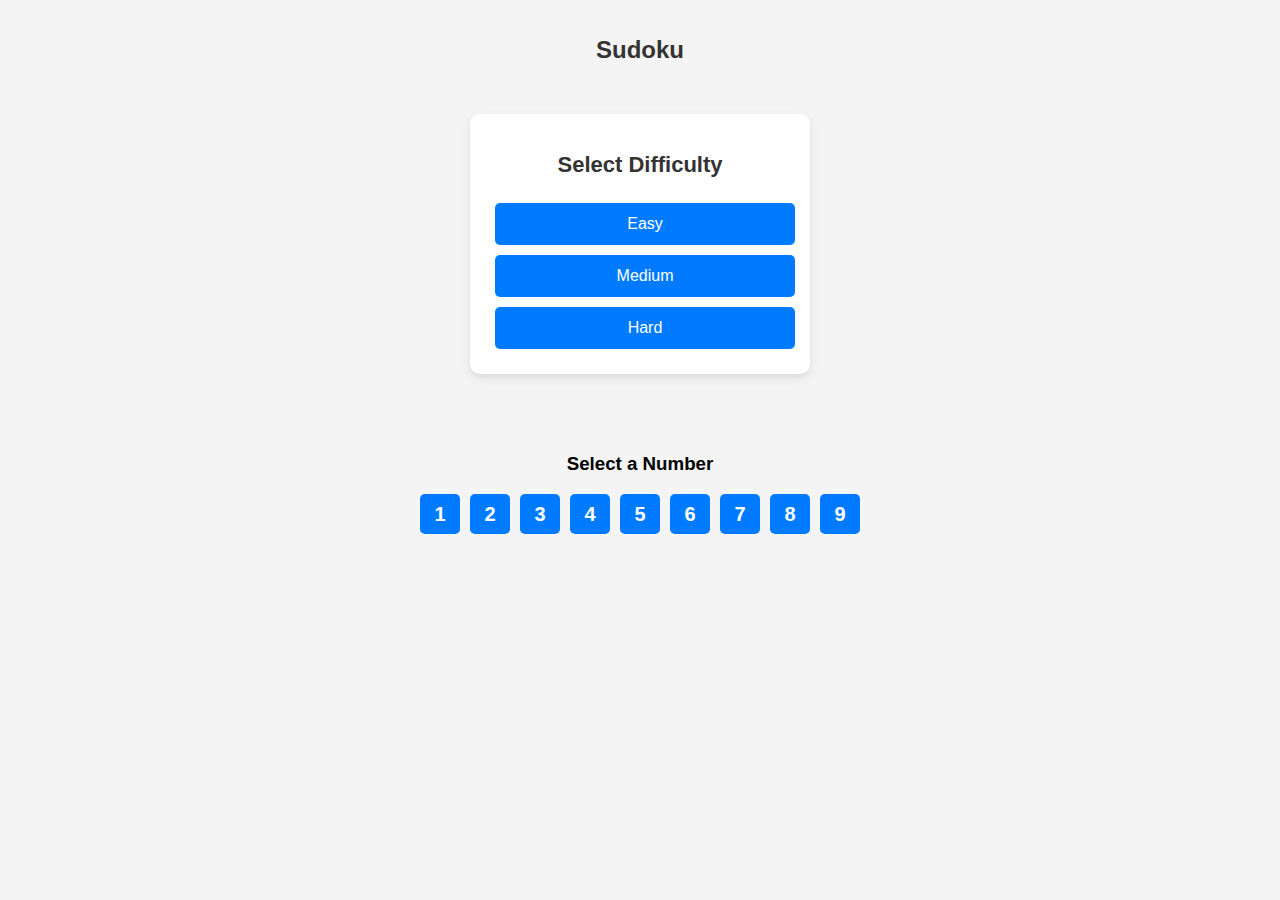
<file: games/sudoku.html>
<!DOCTYPE html>
<html lang="en">
<head>
    <meta charset="UTF-8">
    <meta name="viewport" content="width=device-width, initial-scale=1.0">
    <title>Sudoku Game</title>
    <style>
        body {
            font-family: 'Arial', sans-serif;
            text-align: center;
            background-color: #f4f4f4;
            margin: 0;
            padding: 20px;
        }
        h1 {
            color: #333;
            font-size: 24px;
        }
        #timer {
            font-size: 18px;
            color: #666;
            margin-bottom: 10px;
        }
        #sudoku-board {
            display: grid;
            grid-template-columns: repeat(9, 1fr);
            gap: 2px;
            width: 400px;
            margin: 20px auto;
            padding: 10px;
            background: #ffffff;
            border-radius: 10px;
            box-shadow: 0px 4px 10px rgba(0, 0, 0, 0.1);
        }
        .cell {
    width: 40px;
    height: 40px;
    text-align: center;
    font-size: 18px;
    border: 1px solid #ccc; /* Borde ligero para cada celda */
    outline: none;
    background-color: #fafafa;
    box-shadow: inset 0px 0px 5px rgba(0, 0, 0, 0.1);
    transition: background-color 0.3s ease-in-out;
           user-select: none;  /* Evita que el usuario seleccione el texto */
    cursor: pointer;
}

/* Resalta los bordes de los bloques de 3x3 */
.cell:nth-child(3n) {
    border-right: 2px solid #000;
}

.cell:nth-child(27n + 1) {
    border-left: 2px solid #000;
}

.cell:nth-child(n + 19):nth-child(-n + 27),
.cell:nth-child(n + 46):nth-child(-n + 54) {
    border-bottom: 2px solid #000;
}

.cell:nth-child(n + 1):nth-child(-n + 9) {
    border-top: 2px solid #000;
}

        .cell:focus {
            background-color: #d3e5ff;
        }
        .pre-filled {
            background-color: #e0e0e0;
            font-weight: bold;
            color: #333;
        }
        .selected {
            background-color: #b3d1ff;
        }
        .error {
            background-color: #ffb3b3;
        }
        .controls {
            margin-top: 15px;
        }
        .controls button {
            background-color: #007bff;
            color: white;
            border: none;
            padding: 10px 15px;
            font-size: 16px;
            cursor: pointer;
            border-radius: 5px;
            transition: background-color 0.3s ease-in-out;
        }
        .controls button:hover {
            background-color: #0056b3;
        }
        #message {
            font-size: 20px;
            font-weight: bold;
            color: #28a745;
            margin-top: 10px;
            display: none;
        }
        #sudoku-board, .controls, #timer {
          display: none;
        }

      #difficulty-selection {
          background-color: #ffffff;
          padding: 20px;
          border-radius: 10px;
          box-shadow: 0px 4px 10px rgba(0, 0, 0, 0.1);
          width: 300px;
          margin: 50px auto;
          text-align: center;
      }
      
      #difficulty-selection h2 {
          color: #333;
          font-size: 22px;
          margin-bottom: 20px;
      }
      
      #difficulty-selection button {
          background-color: #007bff;
          color: white;
          border: none;
          padding: 12px 20px;
          margin: 5px;
          font-size: 16px;
          cursor: pointer;
          border-radius: 5px;
          transition: background-color 0.3s ease-in-out;
          width: 100%;
      }
      
      #difficulty-selection button:hover {
          background-color: #0056b3;
      }
#number-selection {
    margin: 20px auto;
    padding: 10px;
    text-align: center;
}

.number-options {
    display: flex;
    justify-content: center;
    gap: 10px;
}


.number {
    width: 40px;
    height: 40px;
    font-size: 20px;
    font-weight: bold;
    text-align: center;
    line-height: 40px;
    background-color: #007bff;
    color: white;
    border-radius: 5px;
    cursor: pointer;
    transition: background 0.3s ease-in-out;
   user-select: none;  /* Evita que el usuario seleccione el texto */
    cursor: pointer;
}

.number:hover {
    background-color: #0056b3;
}

.cell {
    display: flex;
    align-items: center;
    justify-content: center;
    width: 40px;
    height: 40px;
    font-size: 18px;
    border: 1px solid #ccc;
    outline: none;
    background-color: #fafafa;
    box-shadow: inset 0px 0px 5px rgba(0, 0, 0, 0.1);
    transition: background-color 0.3s ease-in-out;
    cursor: pointer;
   user-select: none;  /* Evita que el usuario seleccione el texto */
    cursor: pointer;
}

.cell.selected {
    background-color: #b3d1ff;
}

.cell.error {
    background-color: #ffb3b3;
}


    </style>
</head>
<body>
    <h1>Sudoku</h1>
    <div id="timer">Time: 0s</div>
    <div id="message"></div>
    <div id="difficulty-selection">
        <h2>Select Difficulty</h2>
        <button onclick="startGame('easy')">Easy</button>
        <button onclick="startGame('medium')">Medium</button>
        <button onclick="startGame('hard')">Hard</button>
    </div>
    <div id="sudoku-board"></div>
    <div class="controls">
        <button onclick="resetBoard()">Reset</button>
    </div>
  <div id="number-selection">
    <h3>Select a Number</h3>
    <div class="number-options">
        <div class="number">1</div>
        <div class="number">2</div>
        <div class="number">3</div>
        <div class="number">4</div>
        <div class="number">5</div>
        <div class="number">6</div>
        <div class="number">7</div>
        <div class="number">8</div>
        <div class="number">9</div>
    </div>
</div>
   <script>
        let time = 0;
        let timerInterval;
let selectedCell = null;
let selectedNumber = null;


        const board = [];

        function generateSudoku() {
            let board = Array.from({ length: 9 }, () => Array(9).fill(0));
        
            function isSafe(row, col, num) {
                for (let i = 0; i < 9; i++) {
                    if (board[row][i] === num || board[i][col] === num) return false;
                }
                let startRow = Math.floor(row / 3) * 3;
                let startCol = Math.floor(col / 3) * 3;
                for (let i = 0; i < 3; i++) {
                    for (let j = 0; j < 3; j++) {
                        if (board[startRow + i][startCol + j] === num) return false;
                    }
                }
                return true;
            }
        
            function fillBoard() {
                for (let row = 0; row < 9; row++) {
                    for (let col = 0; col < 9; col++) {
                        if (board[row][col] === 0) {
                            let numbers = [1, 2, 3, 4, 5, 6, 7, 8, 9].sort(() => Math.random() - 0.5);
                            for (let num of numbers) {
                                if (isSafe(row, col, num)) {
                                    board[row][col] = num;
                                    if (fillBoard()) return true;
                                    board[row][col] = 0;
                                }
                            }
                            return false;
                        }
                    }
                }
                return true;
            }
        
            fillBoard();
            return board;
        }
        
        function removeNumbers(board, difficulty) {
            let attempts = difficulty === 'easy' ? 30 : difficulty === 'medium' ? 40 : 50;
            while (attempts > 0) {
                let row = Math.floor(Math.random() * 9);
                let col = Math.floor(Math.random() * 9);
                while (board[row][col] === 0) {
                    row = Math.floor(Math.random() * 9);
                    col = Math.floor(Math.random() * 9);
                }
                board[row][col] = 0;
                attempts--;
            }
            return board;
        }
        
function createDynamicBoard(difficulty = 'medium') {
    let fullBoard = generateSudoku();
    let playableBoard = removeNumbers(fullBoard, difficulty);
    
    const boardElement = document.getElementById("sudoku-board");
    boardElement.innerHTML = "";
    
    for (let row = 0; row < 9; row++) {
        for (let col = 0; col < 9; col++) {
            const cell = document.createElement("div");
            cell.classList.add("cell");
            cell.dataset.row = row;
            cell.dataset.col = col;
            
            if (playableBoard[row][col] !== 0) {
                cell.innerText = playableBoard[row][col];
                cell.classList.add("pre-filled");
            } else {
                cell.classList.add("empty");
               cell.addEventListener("click", () => {
                    selectCell(cell);
                });
            }
            
            boardElement.appendChild(cell);
        }
    }
    startTimer();
}



        function startTimer() {
            clearInterval(timerInterval);
            time = 0;
            document.getElementById("timer").innerText = `Time: ${time}s`;
            timerInterval = setInterval(() => {
                time++;
                document.getElementById("timer").innerText = `Time: ${time}s`;
            }, 1000);
        }

       function handleInput(event, row, col) {
              const value = parseInt(event.target.value);
              if (!value || value < 1 || value > 9) {
                  event.target.value = "";
                  return;
              }
          
              if (!isValidMove(row, col, value)) {
                  event.target.classList.add("error");
              } else {
                  event.target.classList.remove("error");
              }
          
              isBoardComplete();
          }


        function selectCell(cell) {
            document.querySelectorAll(".cell").forEach(c => c.classList.remove("selected"));
            cell.classList.add("selected");
        }

        function isValidMove(row, col, value) {
              const cells = document.querySelectorAll(".cell");
          
              // Crear una matriz con los valores actuales ingresados por el usuario
              let boardValues = Array.from({ length: 9 }, () => Array(9).fill(0));
              
              cells.forEach(cell => {
                  let r = parseInt(cell.dataset.row);
                  let c = parseInt(cell.dataset.col);
                  boardValues[r][c] = parseInt(cell.value) || 0;
              });
          
              // Verificar si el número ya está en la fila o columna
              for (let i = 0; i < 9; i++) {
                  if (boardValues[row][i] === value && i !== col) return false;
                  if (boardValues[i][col] === value && i !== row) return false;
              }
          
              // Verificar si el número ya está en el subcuadrante 3x3
              const startRow = Math.floor(row / 3) * 3;
              const startCol = Math.floor(col / 3) * 3;
              for (let i = 0; i < 3; i++) {
                  for (let j = 0; j < 3; j++) {
                      let r = startRow + i;
                      let c = startCol + j;
                      if (boardValues[r][c] === value && (r !== row || c !== col)) return false;
                  }
              }
          
              return true;
          }


        function resetBoard() {
             clearInterval(timerInterval);
              document.getElementById("sudoku-board").style.display = "none";
              document.querySelector(".controls").style.display = "none";
              document.getElementById("timer").style.display = "none";
              document.getElementById("message").style.display = "none"; 
              document.getElementById("difficulty-selection").style.display = "block";
        }

        function isBoardComplete() {
              const boardValues = Array.from({ length: 9 }, () => Array(9).fill(0));
              
              // Rellenar la matriz con los valores actuales del tablero
              document.querySelectorAll(".cell").forEach(cell => {
                  let row = parseInt(cell.dataset.row);
                  let col = parseInt(cell.dataset.col);
                  boardValues[row][col] = parseInt(cell.value) || 0;
              });
          
              // Función para verificar si un array contiene números 1-9 sin repeticiones
              function isValidGroup(arr) {
                  return arr.sort().join('') === "123456789";
              }
          
              // Verificar filas y columnas
              for (let i = 0; i < 9; i++) {
                  let row = boardValues[i].slice(); // Copia de la fila
                  let col = boardValues.map(row => row[i]); // Columna extraída
                  if (!isValidGroup(row) || !isValidGroup(col)) {
                      return false;
                  }
              }
          
              // Verificar subcuadrantes 3x3
              for (let startRow = 0; startRow < 9; startRow += 3) {
                  for (let startCol = 0; startCol < 9; startCol += 3) {
                      let square = [];
                      for (let i = 0; i < 3; i++) {
                          for (let j = 0; j < 3; j++) {
                              square.push(boardValues[startRow + i][startCol + j]);
                          }
                      }
                      if (!isValidGroup(square)) {
                          return false;
                      }
                  }
              }
          
              // Si todo es correcto, mostrar mensaje de victoria
              document.getElementById("message").innerText = "Congratulations! You have successfully completed the Sudoku.";
              document.getElementById("message").style.display = "block";
              clearInterval(timerInterval);
              return true;
          }

function selectCell(cell) {
    try {
        if (!cell.classList.contains("empty")) {
            console.log("Intentaste seleccionar una celda no vacía.");
            return;
        }

        console.log(`Ejecutando selectCell() para la celda: (${cell.dataset.row}, ${cell.dataset.col})`);

        // Quitar selección previa
        document.querySelectorAll(".cell").forEach(c => c.classList.remove("selected"));

        // Asignar la celda seleccionada
        selectedCell = cell;
        selectedCell.classList.add("selected");

        console.log(`Celda seleccionada correctamente: (${selectedCell.dataset.row}, ${selectedCell.dataset.col})`);
    } catch (error) {
        console.error("Error en selectCell():", error);
    }
}


function selectNumber(number) {
    console.log("Número seleccionado:", number);

    if (!selectedCell) {
        alert("Selecciona una celda antes de elegir un número.");
        return;
    }

    selectedCell.innerText = number; // Asigna el número a la celda
    console.log(`Número asignado a la celda (${selectedCell.dataset.row}, ${selectedCell.dataset.col}): ${number}`);

    selectedCell.classList.remove("selected");
    selectedCell = null; // Desmarcar la celda después de asignar el número
}


function validateMove(row, col, value) {
    row = parseInt(row);
    col = parseInt(col);
    value = parseInt(value);
    
    const cells = document.querySelectorAll(".cell");
    let boardValues = Array.from({ length: 9 }, () => Array(9).fill(0));
    
    cells.forEach(cell => {
        let r = parseInt(cell.dataset.row);
        let c = parseInt(cell.dataset.col);
        boardValues[r][c] = parseInt(cell.innerText) || 0;
    });

    for (let i = 0; i < 9; i++) {
        if (boardValues[row][i] === value && i !== col) {
            selectedCell.classList.add("error");
            return;
        }
        if (boardValues[i][col] === value && i !== row) {
            selectedCell.classList.add("error");
            return;
        }
    }

    const startRow = Math.floor(row / 3) * 3;
    const startCol = Math.floor(col / 3) * 3;
    for (let i = 0; i < 3; i++) {
        for (let j = 0; j < 3; j++) {
            let r = startRow + i;
            let c = startCol + j;
            if (boardValues[r][c] === value && (r !== row || c !== col)) {
                selectedCell.classList.add("error");
                return;
            }
        }
    }

    selectedCell.classList.remove("error");
}

          function startGame(difficulty) {
              document.getElementById("difficulty-selection").style.display = "none";
              document.getElementById("sudoku-board").style.display = "grid";
              document.querySelector(".controls").style.display = "block";
              document.getElementById("timer").style.display = "block";
              createDynamicBoard(difficulty);
          }
     document.addEventListener("DOMContentLoaded", function() {
    let numbers = document.querySelectorAll(".number");
    numbers.forEach(num => {
        num.addEventListener("click", function() {
            selectNumber(parseInt(this.innerText));
        });
    });
});
     setTimeout(() => {
    document.querySelectorAll(".empty").forEach(cell => {
        cell.addEventListener("click", function() {
            console.log(`Click forzado en celda vacía (${cell.dataset.row}, ${cell.dataset.col})`);
            selectCell(cell);
        });
    });
    console.log("Eventos de clic agregados manualmente a celdas vacías.");
}, 500);

    </script>
</body>
</html>
</file>
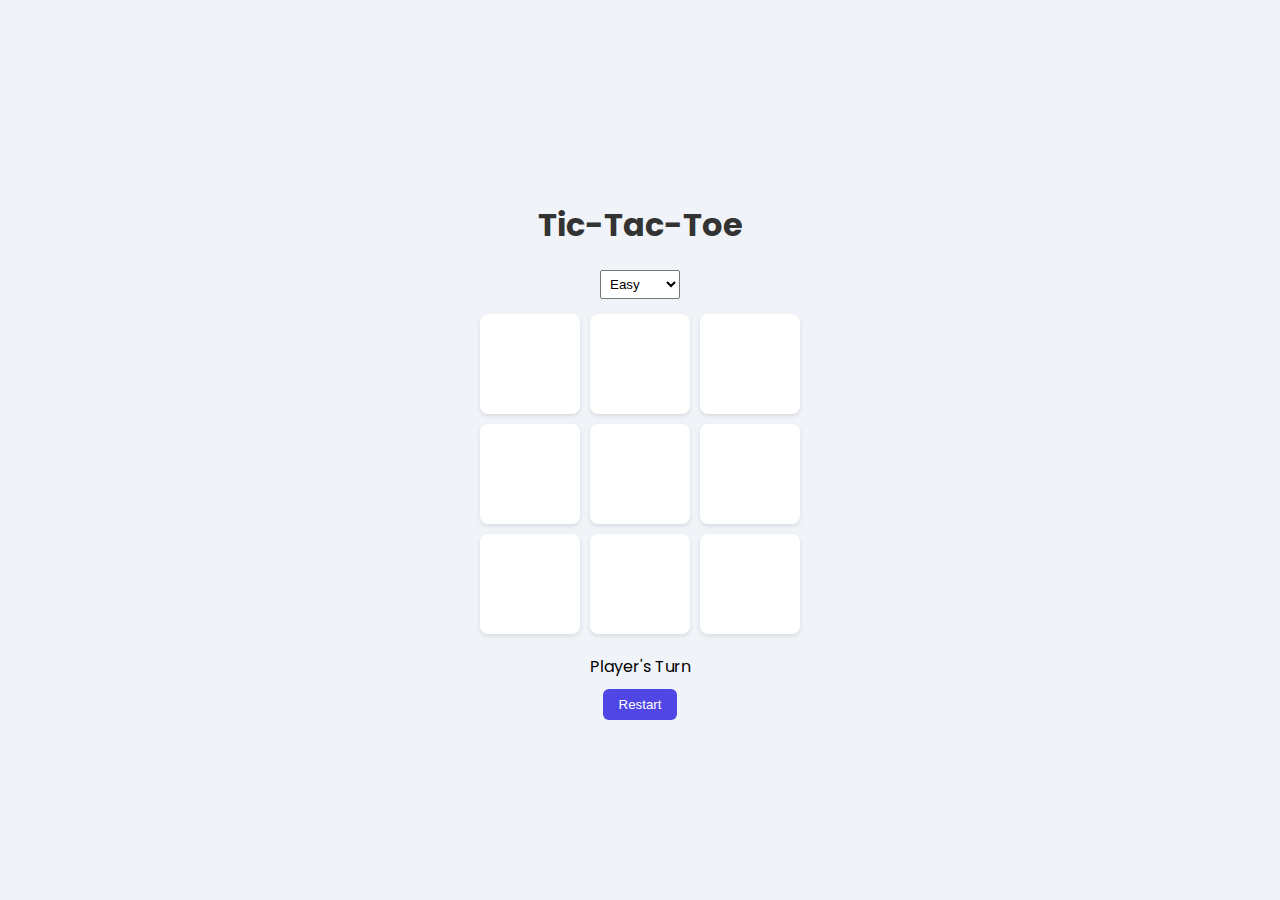
<file: games/tic-tac-toe.html>
<!DOCTYPE html>
<html lang="en">
<head>
    <meta charset="UTF-8">
    <meta name="viewport" content="width=device-width, initial-scale=1.0">
    <title>Tic-Tac-Toe Game</title>
    <link href="https://fonts.googleapis.com/css2?family=Poppins:wght@400;600&display=swap" rel="stylesheet">
    <style>
        body {
            font-family: 'Poppins', sans-serif;
            background-color: #f0f4f8;
            display: flex;
            flex-direction: column;
            justify-content: center;
            align-items: center;
            height: 100vh;
            margin: 0;
        }
        .container {
            text-align: center;
        }
        h1 {
            color: #333;
        }
        .board {
            display: grid;
            grid-template-columns: repeat(3, 100px);
            grid-template-rows: repeat(3, 100px);
            gap: 10px;
            margin-bottom: 20px;
        }
        .cell {
            background-color: #fff;
            border-radius: 8px;
            display: flex;
            justify-content: center;
            align-items: center;
            font-size: 2rem;
            box-shadow: 0 2px 4px rgba(0,0,0,0.1);
            cursor: pointer;
        }
        .cell:hover {
            background-color: #e0eaff;
        }
        .status, .turn-indicator {
            margin: 10px;
        }
        .btn {
            padding: 8px 16px;
            background-color: #4f46e5;
            color: white;
            border: none;
            border-radius: 6px;
            cursor: pointer;
        }
        select {
            padding: 5px;
            margin-bottom: 15px;
        }
    </style>
</head>
<body>
    <div class="container">
        <h1>Tic-Tac-Toe</h1>
        <div>
            <select id="difficulty">
                <option value="easy">Easy</option>
                <option value="medium">Medium</option>
                <option value="hard">Hard</option>
            </select>
        </div>
        <div class="board" id="board"></div>
        <div class="turn-indicator" id="turnIndicator">Player's Turn</div>
        <div class="status" id="status"></div>
        <button class="btn" onclick="startGame()">Restart</button>
    </div>

    <script>
        let board = ['', '', '', '', '', '', '', '', ''];
        let currentPlayer = 'X';
        let gameActive = true;

        function renderBoard() {
            const boardContainer = document.getElementById('board');
            boardContainer.innerHTML = '';
            board.forEach((cell, index) => {
                const cellElement = document.createElement('div');
                cellElement.classList.add('cell');
                cellElement.textContent = cell;
                cellElement.addEventListener('click', () => cellClicked(index));
                boardContainer.appendChild(cellElement);
            });
        }

        function cellClicked(index) {
            if (board[index] === '' && gameActive) {
                board[index] = currentPlayer;
                console.log(`Player ${currentPlayer} clicked cell ${index}`);
                renderBoard();
                checkResult();
                if (gameActive) switchPlayer();
            }
        }

        function switchPlayer() {
            currentPlayer = currentPlayer === 'X' ? 'O' : 'X';
            document.getElementById('turnIndicator').textContent = `${currentPlayer === 'X' ? 'Player' : 'AI'}'s Turn`;
            if (currentPlayer === 'O') aiMove();
        }

        function aiMove() {
            const difficulty = document.getElementById('difficulty').value;
            let move;
            if (difficulty === 'easy') {
                move = randomMove();
            } else if (difficulty === 'medium') {
                move = mediumMove();
            } else if (difficulty === 'hard') {
                move = minimax(board, 'O').index;
            }
            board[move] = 'O';
            console.log(`AI (O) played move ${move}`);
            renderBoard();
            checkResult();
            if (gameActive) switchPlayer();
        }

        function randomMove() {
            let available = board.map((cell, idx) => cell === '' ? idx : null).filter(v => v !== null);
            return available[Math.floor(Math.random() * available.length)];
        }

        function mediumMove() {
            return Math.random() < 0.5 ? bestMove('O') : randomMove();
        }

        function bestMove(player) {
            return minimax(board, player).index;
        }

        function minimax(newBoard, player) {
            let availSpots = newBoard.map((cell, idx) => cell === '' ? idx : null).filter(v => v !== null);

            if (checkWin(newBoard, 'X')) return {score: -10};
            if (checkWin(newBoard, 'O')) return {score: 10};
            if (availSpots.length === 0) return {score: 0};

            let moves = [];
            for (let i of availSpots) {
                let move = {};
                move.index = i;
                newBoard[i] = player;

                if (player === 'O') {
                    move.score = minimax(newBoard, 'X').score;
                } else {
                    move.score = minimax(newBoard, 'O').score;
                }

                newBoard[i] = '';
                moves.push(move);
            }

            let bestMove;
            if (player === 'O') {
                bestMove = moves.reduce((prev, curr) => curr.score > prev.score ? curr : prev);
            } else {
                bestMove = moves.reduce((prev, curr) => curr.score < prev.score ? curr : prev);
            }

            return bestMove;
        }

        function checkWin(board, player) {
            const winConditions = [
                [0,1,2], [3,4,5], [6,7,8],
                [0,3,6], [1,4,7], [2,5,8],
                [0,4,8], [2,4,6]
            ];
            return winConditions.some(combination => combination.every(index => board[index] === player));
        }

        function checkResult() {
            if (checkWin(board, currentPlayer)) {
                document.getElementById('status').textContent = `${currentPlayer} Wins!`;
                gameActive = false;
            } else if (!board.includes('')) {
                document.getElementById('status').textContent = "It's a Tie!";
                gameActive = false;
            }
        }

        function startGame() {
            board = ['', '', '', '', '', '', '', '', ''];
            currentPlayer = 'X';
            gameActive = true;
            document.getElementById('status').textContent = '';
            document.getElementById('turnIndicator').textContent = "Player's Turn";
            renderBoard();
        }

        startGame();
    </script>
</body>
</html>
</file>
<file: styles.css>
/* Reset básico */
* {
  margin: 0;
  padding: 0;
  box-sizing: border-box;
}

/* Aseguramos que html y body ocupen el 100% del viewport y no se haga scroll */
html,
body {
  height: 100%;
  overflow: hidden;
}

/* Usamos flexbox para distribuir el contenido verticalmente */
body {
  font-family: Arial, sans-serif;
  background-color: #fff;
  color: #3c3c3b;
  line-height: 1.5;
  display: flex;
  flex-direction: column;
}

/* Encabezado */
header {
  display: flex;
  align-items: center;
  padding: 1rem 2rem;
  background-color: #033778;
  color: #fff;
  flex-shrink: 0;
}

.logo {
  font-size: 1.5rem;
}

/* Área principal: hero */
main {
  flex: 1;
  display: flex;
  flex-direction: column;
}

/* La sección hero ocupa el área central y se le da un margin-bottom para que no se superponga al carrusel */
.hero {
  position: relative;
  min-height: 400px;
  /* O el alto mínimo que consideres adecuado */
  padding: 2rem;
  /* Si deseas mantener padding para el contenido original */
  display: flex;
  flex-wrap: wrap;
  justify-content: space-between;
  align-items: flex-start;
  gap: 2rem;
}

.hero-content {
  width: 100%;
  display: flex;
  flex-wrap: wrap;
  justify-content: space-between;
  align-items: flex-start;
}


.hero-text {
  flex: 1 1 400px;
  max-width: 600px;
}

.hero-text h1 {
  font-size: 2rem;
  margin-bottom: 0.5rem;
}

.hero-text h2 {
  font-size: 1.2rem;
  font-weight: normal;
  margin-bottom: 1rem;
  color: #00aadb;
}

.hero-text p {
  margin-bottom: 1.5rem;
  color: #3c3c3b;
}

.play-btn {
  background-color: #033778;
  color: #fff;
  padding: 0.8rem 1.5rem;
  border: none;
  cursor: pointer;
  font-size: 1rem;
  border-radius: 20px;
  transition: background-color 0.3s ease;
}

.play-btn:hover {
  background-color: #00aadb;
}

.hero-image {
  flex: 1 1 300px;
  display: flex;
  justify-content: center;
}

.hero-image img {
  max-width: 100%;
  height: auto;
  border-radius: 8px;
  /* Degradado horizontal para crear un efecto de transparencia en los bordes */
  -webkit-mask-image: linear-gradient(to right, transparent 0%, black 20%, black 80%, transparent 100%);
  mask-image: linear-gradient(to right, transparent 0%, black 20%, black 80%, transparent 100%);
}


/* Carrusel fijo en la parte inferior */
.carousel-section {
  position: fixed;
  bottom: 0;
  left: 0;
  width: 100%;
  background-color: #fff;
  padding: 0.5rem 2rem;
  /* Se redujo el padding vertical */
  box-shadow: 0 -2px 4px rgba(0, 0, 0, 0.1);
  z-index: 10;
  height: 280px;
  /* Se aumenta la altura para que se vea completo */
}

.carousel-section h3 {
  font-size: 1.5rem;
  margin-bottom: 0.5rem;
}

/* Contenedor del carrusel: scroll horizontal */
.carousel-container {
  display: flex;
  overflow-x: auto;
  gap: 1rem;
  padding-bottom: 0.5rem;
  scroll-behavior: smooth;
}

/* Tarjeta individual del juego */
.game-card {
  width: 150px;
  background-color: #033778;
  border-radius: 8px;
  text-align: center;
  flex-shrink: 0;
  cursor: pointer;
  transition: background-color 0.3s ease;
}


.game-card:hover {
  background-color: #00aadb;
}

.game-card img {
  width: 100%;
  object-fit: cover;
  height: 150px;
  border-radius: 4px;
  margin-bottom: 0.5rem;
}

.game-card p {
  color: #fff;
  font-size: 0.9rem;
  height: 2rem;
  text-transform: uppercase;
}

/* Contenedor del juego que se superpone y cubre el hero por completo */
.game-container {
  position: absolute;
  top: 0;
  left: 0;
  right: 0;
  bottom: 0;
  background-color: #000;
  /* Fondo oscuro para el juego */
  display: none;
  /* Se mostrará al pulsar "JUGAR" */
  z-index: 10;
}

/* Estilo para el iframe que muestra el juego */
#game-frame {
  width: 100%;
  height: 100%;
  border: none;
}

/* Botón para cerrar el juego */
.close-game {
  position: absolute;
  top: 10px;
  right: 10px;
  color: #fff;
  font-size: 28px;
  font-weight: bold;
  cursor: pointer;
  z-index: 20;
}
</file>
